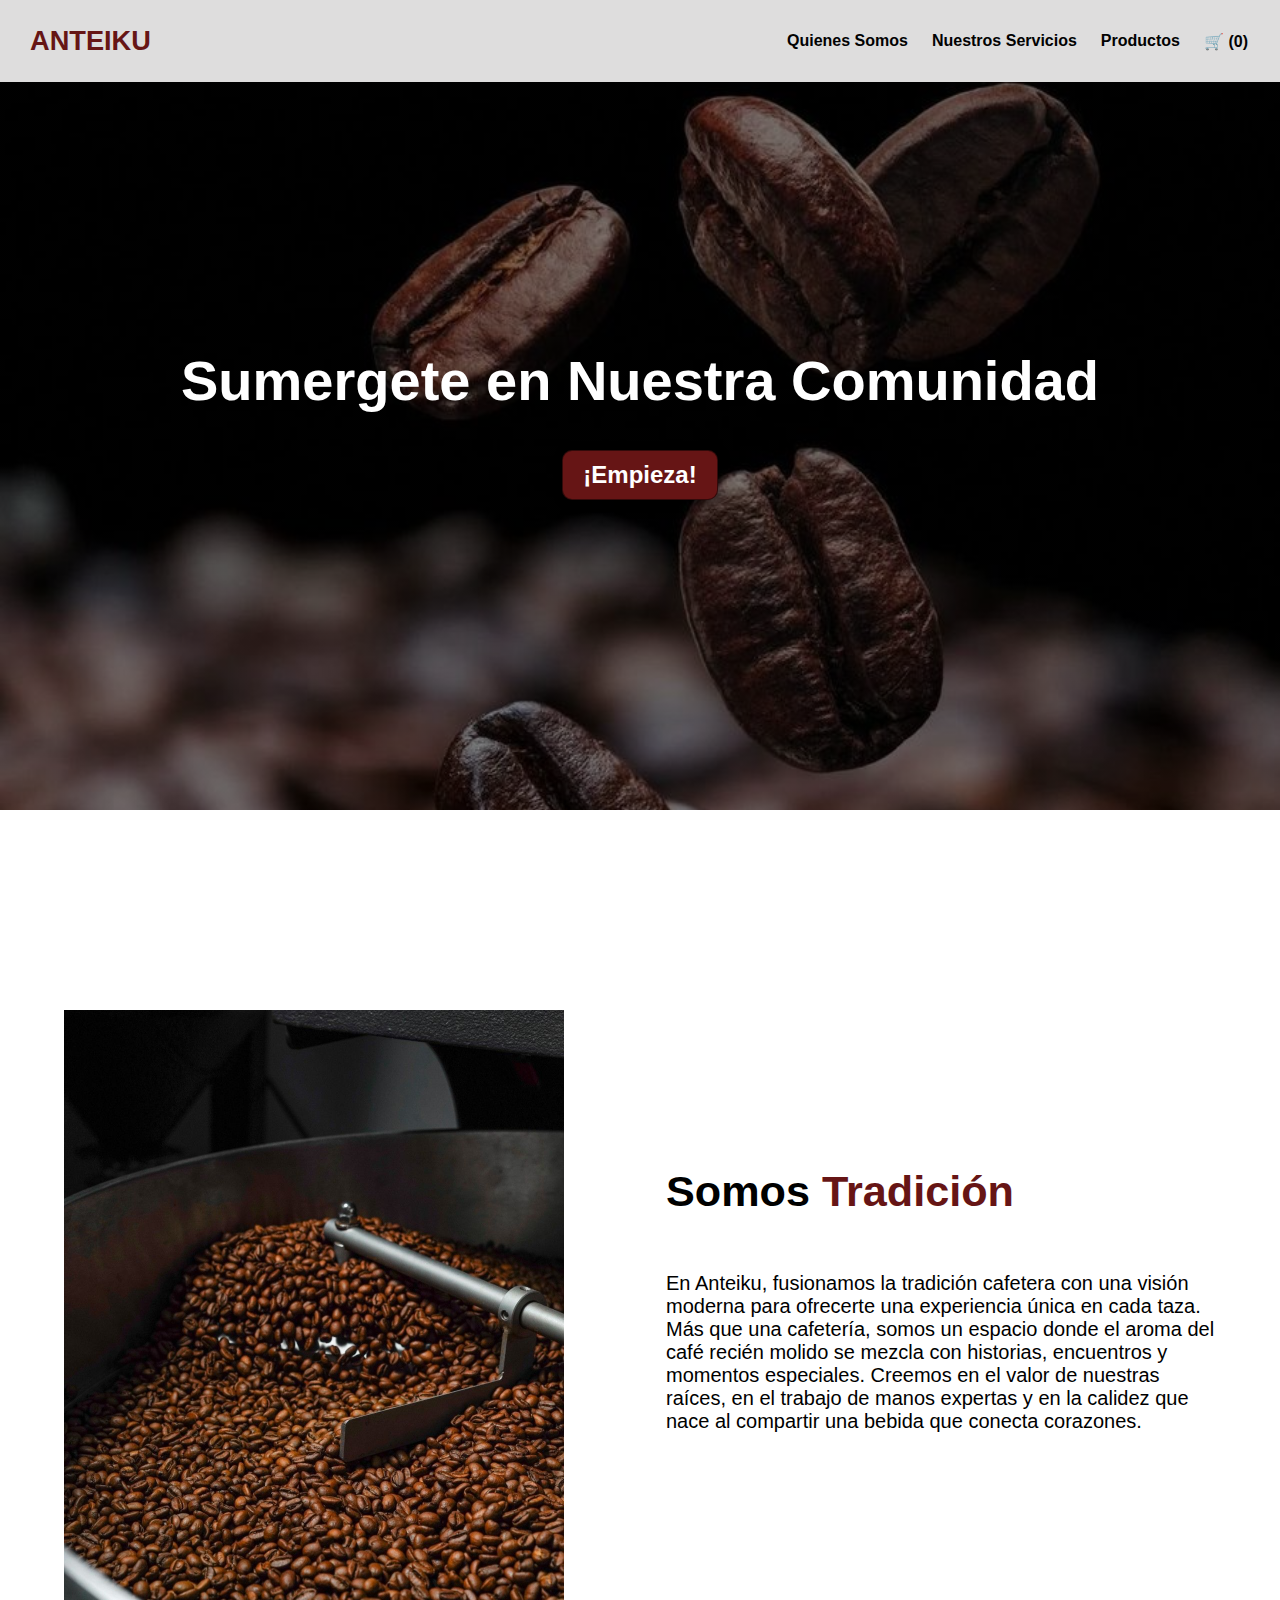
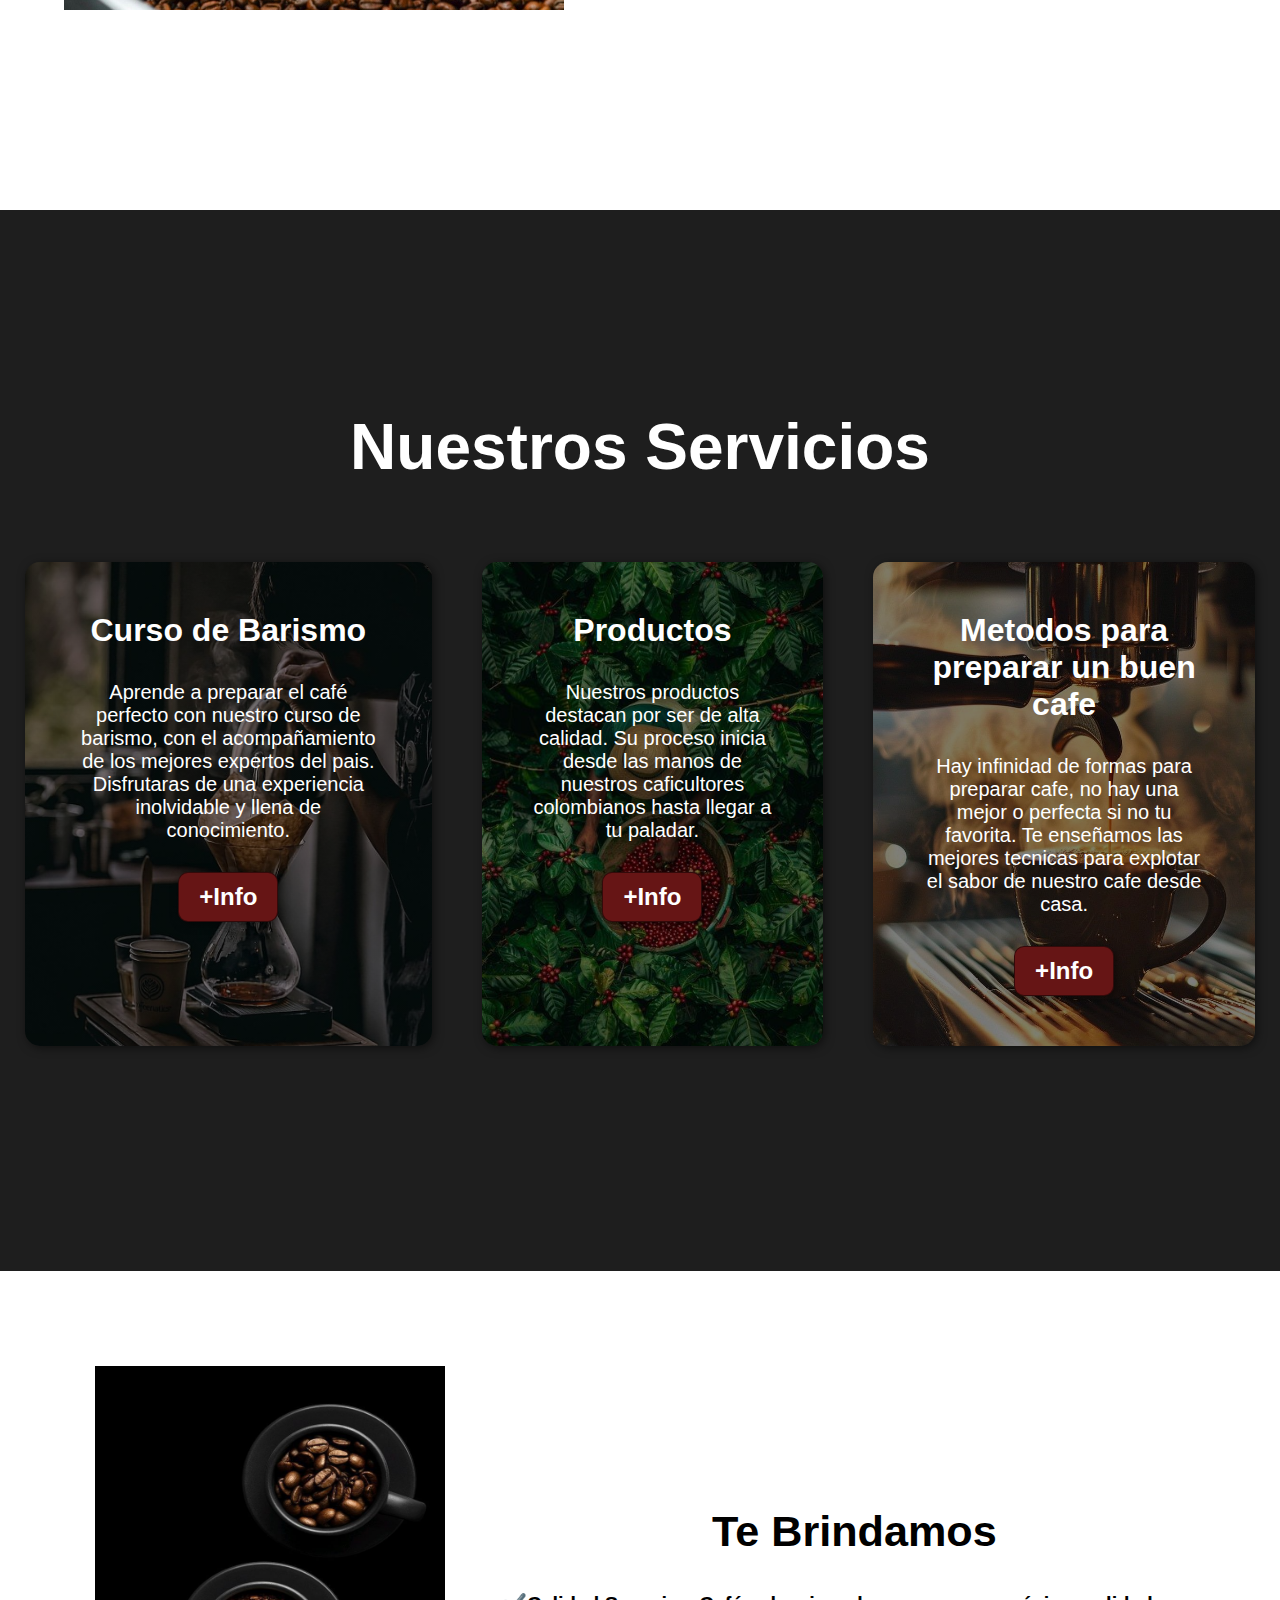
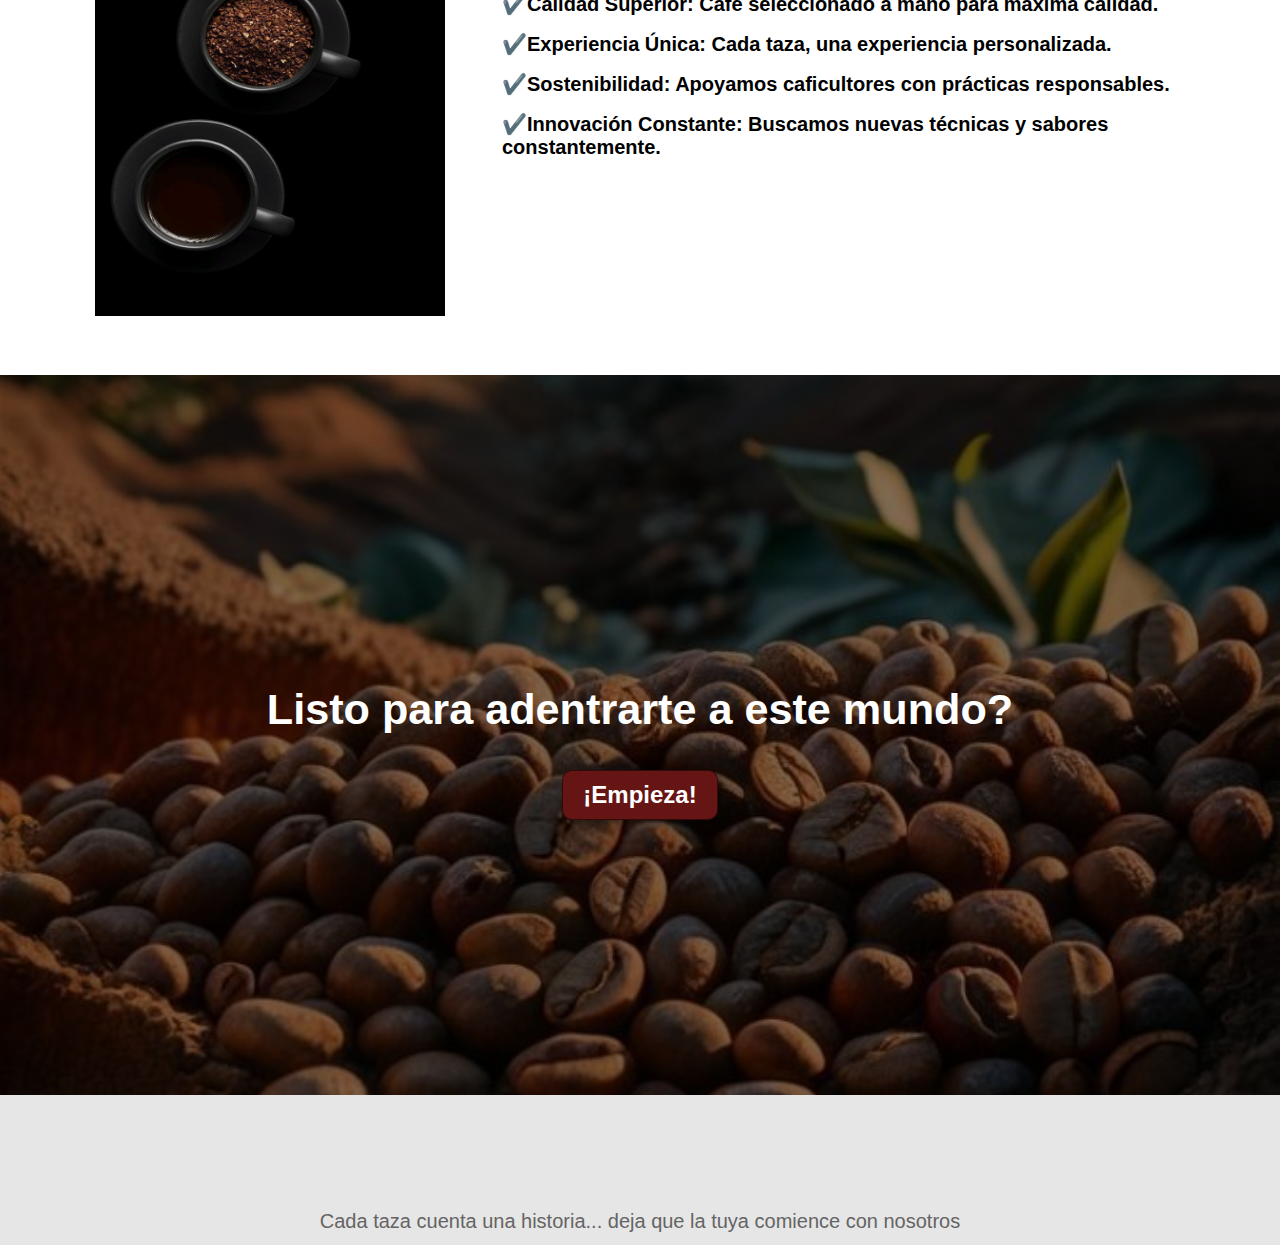
<file: index.html>
<!DOCTYPE html>
<html lang="en">
<head>
    <meta charset="UTF-8">
    <meta name="viewport" content="width=device-width, initial-scale=1.0">
    <title>ANTEIKU</title>
    <link rel="stylesheet" href="index.css">
</head>
<body>
    <header>
        <div class="container">
            <p class="logo">ANTEIKU</p>
            <nav>
                <a href="#QuienesSo">Quienes Somos</a>
                <a href="#NuestrosServ">Nuestros Servicios</a>
                <a href="productos.html">Productos</a>
                <a href="#" onclick="toggleCart()">🛒<i class="fas fa-shopping-cart"></i> (<span id="cart-count">0</span>)</a>
            </nav>
        </div>
    </header>
    <section id="hero">
        <h1>Sumergete en Nuestra Comunidad</h1>
        <a href="comunidad.html"><button> ¡Empieza!</button></a>
    </section>
    <section id="QuienesSo">
        <div class="container">
        <div class="img-container"></div>
        <div class="texto">
        <h2>Somos <span class="color-acento">Tradición</span></h2>
        <p>En Anteiku, fusionamos la tradición cafetera con una visión moderna para ofrecerte una experiencia única en cada taza.
Más que una cafetería, somos un espacio donde el aroma del café recién molido se mezcla con historias, encuentros y momentos especiales.
Creemos en el valor de nuestras raíces, en el trabajo de manos expertas y en la calidez que nace al compartir una bebida que conecta corazones.</p>
        </div>
        </div>
    </section>
    <section id="NuestrosServ">
        <div class="container">
        <h2>Nuestros Servicios</h2>
        <div class="servicios">
        <div class="carta">
            <h3>Curso de Barismo</h3>
            <p>Aprende a preparar el café perfecto con nuestro curso de barismo, con el acompañamiento de los mejores expertos del pais. Disfrutaras de una experiencia inolvidable y llena de conocimiento.</p>
            <a href="cursobarismo.html"><button>+Info</button></a>
        </div>
        <div class="carta">
            <h3>Productos</h3>
            <p>Nuestros productos destacan por ser de alta calidad. Su proceso inicia desde las manos de nuestros caficultores colombianos hasta llegar a tu paladar.</p>
            <a href="productos.html"><button>+Info</button></a>
        </div>
        <div class="carta">
            <h3>Metodos para preparar un buen cafe</h3>
            <p>Hay infinidad de formas para preparar cafe, no hay una mejor o perfecta si no tu favorita. Te enseñamos las mejores tecnicas para explotar el sabor de nuestro cafe desde casa.</p>
            <form action="https://youtu.be/FakuUk2vGds?si=BagIGqyQmauZxZz7">
            <button>+Info</button>
            </form>
        </div>
        </div>
        </div>
    </section>

    <section id="Te-Brindamos">
        <div class="container">
        <h2>Te Brindamos</h2>
         <ul>
            <li>✔️Calidad Superior: Café seleccionado a mano para máxima calidad.</li>
            <li>✔️Experiencia Única: Cada taza, una experiencia personalizada.</li>
            <li>✔️Sostenibilidad: Apoyamos caficultores con prácticas responsables.</li>
            <li>✔️Innovación Constante: Buscamos nuevas técnicas y sabores constantemente.</li>
         </ul>
        </div>
    </section>

    <section id="final">
        <h2>Listo para adentrarte a este mundo?</h2>
        <button id="open-form-btn">¡Empieza!</button>
        <div id="subscription-modal" style="display: none; position: fixed; top: 20%; left: 35%; background: #585858; padding: 30px; border: 3px solid #ccc;">
                <h2>Suscripción</h2>
                <form id="subscription-form">
                        <label for="name">Nombre:</label>
                        <input type="text" id="name" required><br><br>

                        <label for="apellido">Apellido:</label>
                        <input type="text" id="apellido" required><br><br>

                        <label for="email">Correo electrónico:</label>
                        <input type="email" id="email" required><br><br>

                        <label for="telefono">Telefono:</label>
                        <input type="telefono" id="telefono" required><br><br>

                    <button type="submit" >Enviar</button>
                    <button type="button" id="close-form-btn">Cancelar</button>
                </form>
            </div>
    </section>

    <footer>
        <div class="container">
            <p>Cada taza cuenta una historia... deja que la tuya comience con nosotros</p>
        </div>
    </footer>
                <!-- Panel lateral del carrito -->
            <div id="cart-panel" class="cart-panel">
            <h3>Tu Carrito</h3>
            <ul id="cart-items"></ul>
            <p>Total: $<span id="cart-total">0</span></p>
            <button onclick="checkout()">Pagar</button>
            <button onclick="toggleCart()">Cerrar</button>
            </div>

            <!-- Enlace al JavaScript -->
            <script src="carrito.js"></script>
            <script src="server.js"></script>
            <script src="formulario.js"></script>
</body>
</html>
</file>
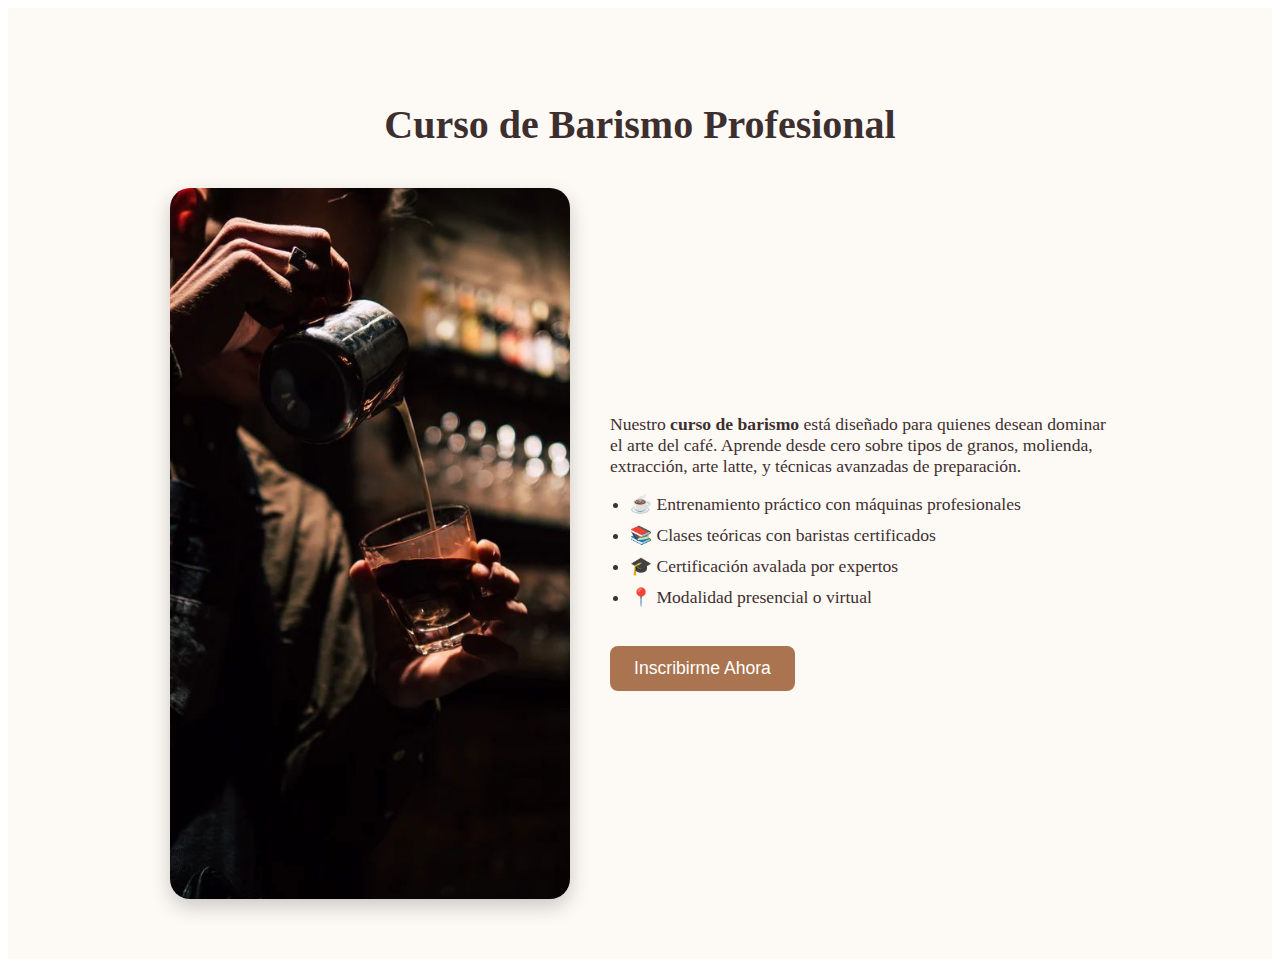
<file: cursobarismo.html>
<!DOCTYPE html>
<html lang="en">
<head>
    <meta charset="UTF-8">
    <meta name="viewport" content="width=device-width, initial-scale=1.0">
    <title>Curso de Barismo</title>
    <link rel="stylesheet" href="cursobarismo.css">
</head>
<body>
    <section id="curso-barismo" class="info">
  <div class="container">
    <h2>Curso de Barismo Profesional</h2>
    <div class="contenido">
      <img src="MEDIA/Barista.jpg" alt="Curso de barismo">
      <div class="barismo">
        <p>
          Nuestro <strong>curso de barismo</strong> está diseñado para quienes desean dominar el arte del café.
          Aprende desde cero sobre tipos de granos, molienda, extracción, arte latte, y técnicas avanzadas de preparación.
        </p>
        <ul>
          <li>☕ Entrenamiento práctico con máquinas profesionales</li>
          <li>📚 Clases teóricas con baristas certificados</li>
          <li>🎓 Certificación avalada por expertos</li>
          <li>📍 Modalidad presencial o virtual</li>
        </ul>
        <button>Inscribirme Ahora</button>
      </div>
    </div>
  </div>
</section>
</body>
</html>
</file>
<file: index.css>
*{
    box-sizing: border-box;
}

html{
    scroll-behavior: smooth;
}

h1{font-size: 3.5em;}
h2{font-size: 2.7em;}
h3{font-size: 2em;}
p{font-size: 1.25em;}
ul{list-style: none;}
li{ font-size: 1.25em;}

body{
    font-family: 'roboto', sans-serif;
    margin:0;
}

button{
    font-size: 1.5em;
    font-weight: bold;
    padding: 10px 20px;
    border-radius: 10px;
    border: 1px solid rgba(0,0,0, 0.5);
    box-shadow: 2px 2px 10px rgba(0,0,0, 0.5);
    color:white;
    background-color: rgb(102, 21, 21);
}
button:hover{
    background-color: rgb(36, 6, 6);
}

.container{
    max-width: 1400px;
    margin: auto;
}

.color-acento{color: rgb(102, 21, 21); }

header{
    background-color: rgb(222, 221, 221) ;
}

header .logo{
    margin: 0;
    padding: 25px 30px;
    font-weight: bold;
    color: rgb(102, 21, 21);
    font-size: 1.7em;
}

header .container{
    display: flex;
    flex-direction: column;
    align-items: center;
}

header nav{
    display: flex;
    flex-direction: column;
    text-align: center;
    padding-bottom: 25px;
}

header a{
    padding: 5px 12px;
    text-decoration: none;
    font-weight: bold;
    color: rgb(2, 2, 2);
}

header a:hover{
    color: rgb(36, 6, 6);
}

#hero {
    display: flex;
    align-items: center;
    justify-content: center;
    text-align: center;
    flex-direction: column;
    height: 90vh;
    background-image: linear-gradient(
        0deg,
        rgba(0,0,0,0.5),
        rgba(0,0,0,0.5)
    )
    ,url("MEDIA/imagendefondo.jpg");
    background-repeat: no-repeat;
    background-size: cover;
    background-position: center center;
}

#hero h1{
    color: white;
}

#QuienesSo .container{
    text-align: center;
    padding: 200px 12px;
}

#NuestrosServ{
    background-color: rgb(30, 30, 30);
    color: white;
    text-align: center;
}

#NuestrosServ .container{
    padding: 200px 0px;
}

#NuestrosServ h2{
    margin-top: 0;
    font-size: 3.2em;
}

#NuestrosServ p{
    display: none;
}

#NuestrosServ .carta{
    background-position: center center;
    background-size: cover;
    padding: 30px;
    margin: 25px;
    border-radius: 15px;
}

.carta:first-child{
        background-image: linear-gradient(
        0deg,
        rgba(0,0,0,0.5),
        rgba(0,0,0,0.5)
    )
    ,url("MEDIA/carta1.jpg");
}

.carta:nth-child(2){
    background-image: linear-gradient(
        0deg,
        rgba(0,0,0,0.5),
        rgba(0,0,0,0.5)
    )
    ,url("MEDIA/carta2.jpg");
}

.carta:nth-child(3){
    background-image: linear-gradient(
        0deg,
        rgba(0,0,0,0.5),
        rgba(0,0,0,0.5)
    )
    ,url("MEDIA/carta3.jpg");
}

#Te-Brindamos .container{
    text-align: center center;
    padding: 200px 12px;
}


#Te-Brindamos li{
    margin: 16px 0px;
    font-weight: bold;
}

#final{
    display: flex;
    align-items: center;
    justify-content: center;
    text-align: center;
    flex-direction: column;
    height: 90vh;
    color: white;
    height: 80vh;
        background-image: linear-gradient(
        0deg,
        rgba(0,0,0,0.5),
        rgba(0,0,0,0.5)
    )
    ,url("MEDIA/imagenfinal.jpg");
    background-repeat: no-repeat;
    background-size: cover;
    background-position: center center;
}

footer{
    background-color: rgb(230,230,230);
}
footer p{
    margin: 0;
    color: rgb(100,100,100);
    padding: 12px;
}

footer .container{
    height: 150px;
    display: flex;
    justify-content: center;
    align-items: flex-end;
}

@media (min-width: 600px) {
    header{
        position: fixed;
        width: 100%;
    }

    header .container{
        flex-direction: row;
        justify-content: space-between;
    }

    header nav{
        flex-direction: row;
        padding-bottom: 0;
        padding-right: 20px;
    }

    #QuienesSo .container{
        display: flex;
        justify-content: space-evenly;
    }

    #QuienesSo .texto{
        width: 50%;
        text-align: initial;
        padding-left: 50px;
        max-width: 600px;
        display: flex;
        justify-content: center;
        flex-direction: column;
    }

    #QuienesSo h2{
        margin-top: 0px;
    }

    #QuienesSo .img-container{
        background-image: url("MEDIA/quienessomos.jpg");
        background-size: cover;
        background-position: center center;
        height: 600px;
        width: 500px;
    }

    #NuestrosServ .servicios{
        display: flex;
        justify-content: center;
    }

    #NuestrosServ p{
        display: block;
        margin-bottom: 30px;
    }

    #NuestrosServ h2{
        font-size: 4em;
    }

     #NuestrosServ h3{
        margin-top: 0;
     }

     #NuestrosServ .carta{
        padding: 50px;
        background-position: 0;
        box-shadow: 2px 2px 10px rgba(0,0,0,0.5);
     }

     #Te-Brindamos{
        background-image: url("MEDIA/Tebrindamos.jpg");
        background-repeat: no-repeat;
        background-size: 350px 550px;
        background-position: 95px 95px;

     }

     #Te-Brindamos .container{
        text-align: initial;
        }

     #Te-Brindamos h2{
        margin-left: 700px;
     }

     #Te-Brindamos ul{
        margin-left: 450px;
     } 
}

.cart-panel {
  position: fixed;
  top: 0;
  right: -350px;
  width: 300px;
  height: 100%;
  background-color: white;
  box-shadow: -2px 0 5px rgba(0,0,0,0.3);
  padding: 20px;
  transition: right 0.3s ease;
  z-index: 999;
  font-size: 1em;
}

.cart-panel.open {
  right: 0;
}

.cart-panel ul {
  list-style: none;
  padding: 0;
}

.cart-panel li {
  display: flex;
  justify-content: space-between;
  margin-bottom: 10px;
  font-size: 0.9em;
}

.cart-panel button {
  margin-top: 10px;
  width: 100%;
  font-size: 1em;
}
</file>
<file: cursobarismo.css>
.info{
    background-color: #fdfaf6;
    padding: 60px 20px;
}


.info h2{
    text-align: center;
    color: #3e2f2f;
    font-size: 2.5em;
    margin-bottom: 40px;
}

.contenido{
    display: flex;
    flex-wrap: wrap;
    align-items: center;
    justify-content: center;
    gap: 40px;
}

.contenido img{
    max-width: 400px;
    border-radius: 20px;
    box-shadow: 0 8px 20px rgba(0,0,0,0.2);
}

.barismo{
    max-width: 500px;
    color: #3e2f2f;
    font-size: 1.1em;
}

.barismo ul{
    margin-top: 15px;
    padding-left: 20px;
}

.barismo li{
    margin-bottom: 10px;
}

.barismo button{
    margin-top: 20px;
    padding: 12px 24px;
    background-color: #a9744f;
    color: white;
    border: none;
    border-radius: 8px;
    font-size: 1em;
    cursor: pointer;
    transition: background-color 0.3s ease;
}

.barismo button:hover {
    background-color: #8c5c3f;
}
#formulario-barismo {
  background-color: #fdf9f3;
  border-radius: 20px;
  padding: 30px;
  margin-top: 40px;
  box-shadow: 0 4px 10px rgba(0, 0, 0, 0.1);
}

#formulario-barismo h2 {
  text-align: center;
  color: #4b2e2e;
  margin-bottom: 20px;
}

#barismoForm {
  display: flex;
  flex-direction: column;
  gap: 15px;
}

#barismoForm label {
  font-weight: bold;
  color: #4b2e2e;
}

#barismoForm input {
  padding: 10px;
  border: 1px solid #ccc;
  border-radius: 10px;
  font-size: 16px;
}

#barismoForm button {
  background-color: #8B4513;
  color: white;
  padding: 12px;
  border: none;
  border-radius: 10px;
  font-size: 16px;
  cursor: pointer;
  transition: background-color 0.3s;
}

#barismoForm button:hover {
  background-color: #5c2e0f;
}

#mensaje {
  margin-top: 10px;
  text-align: center;
  font-weight: bold;
  color: green;
}

#lista-inscritos {
  margin-top: 30px;
}

#lista-inscritos h3 {
  color: #4b2e2e;
  margin-bottom: 10px;
}

#lista-inscritos ul {
  list-style: none;
  padding-left: 0;
}

#lista-inscritos li {
  background-color: #fff;
  border: 1px solid #ddd;
  border-radius: 8px;
  padding: 10px;
  margin-bottom: 5px;
  color: #333;
}
</file>
